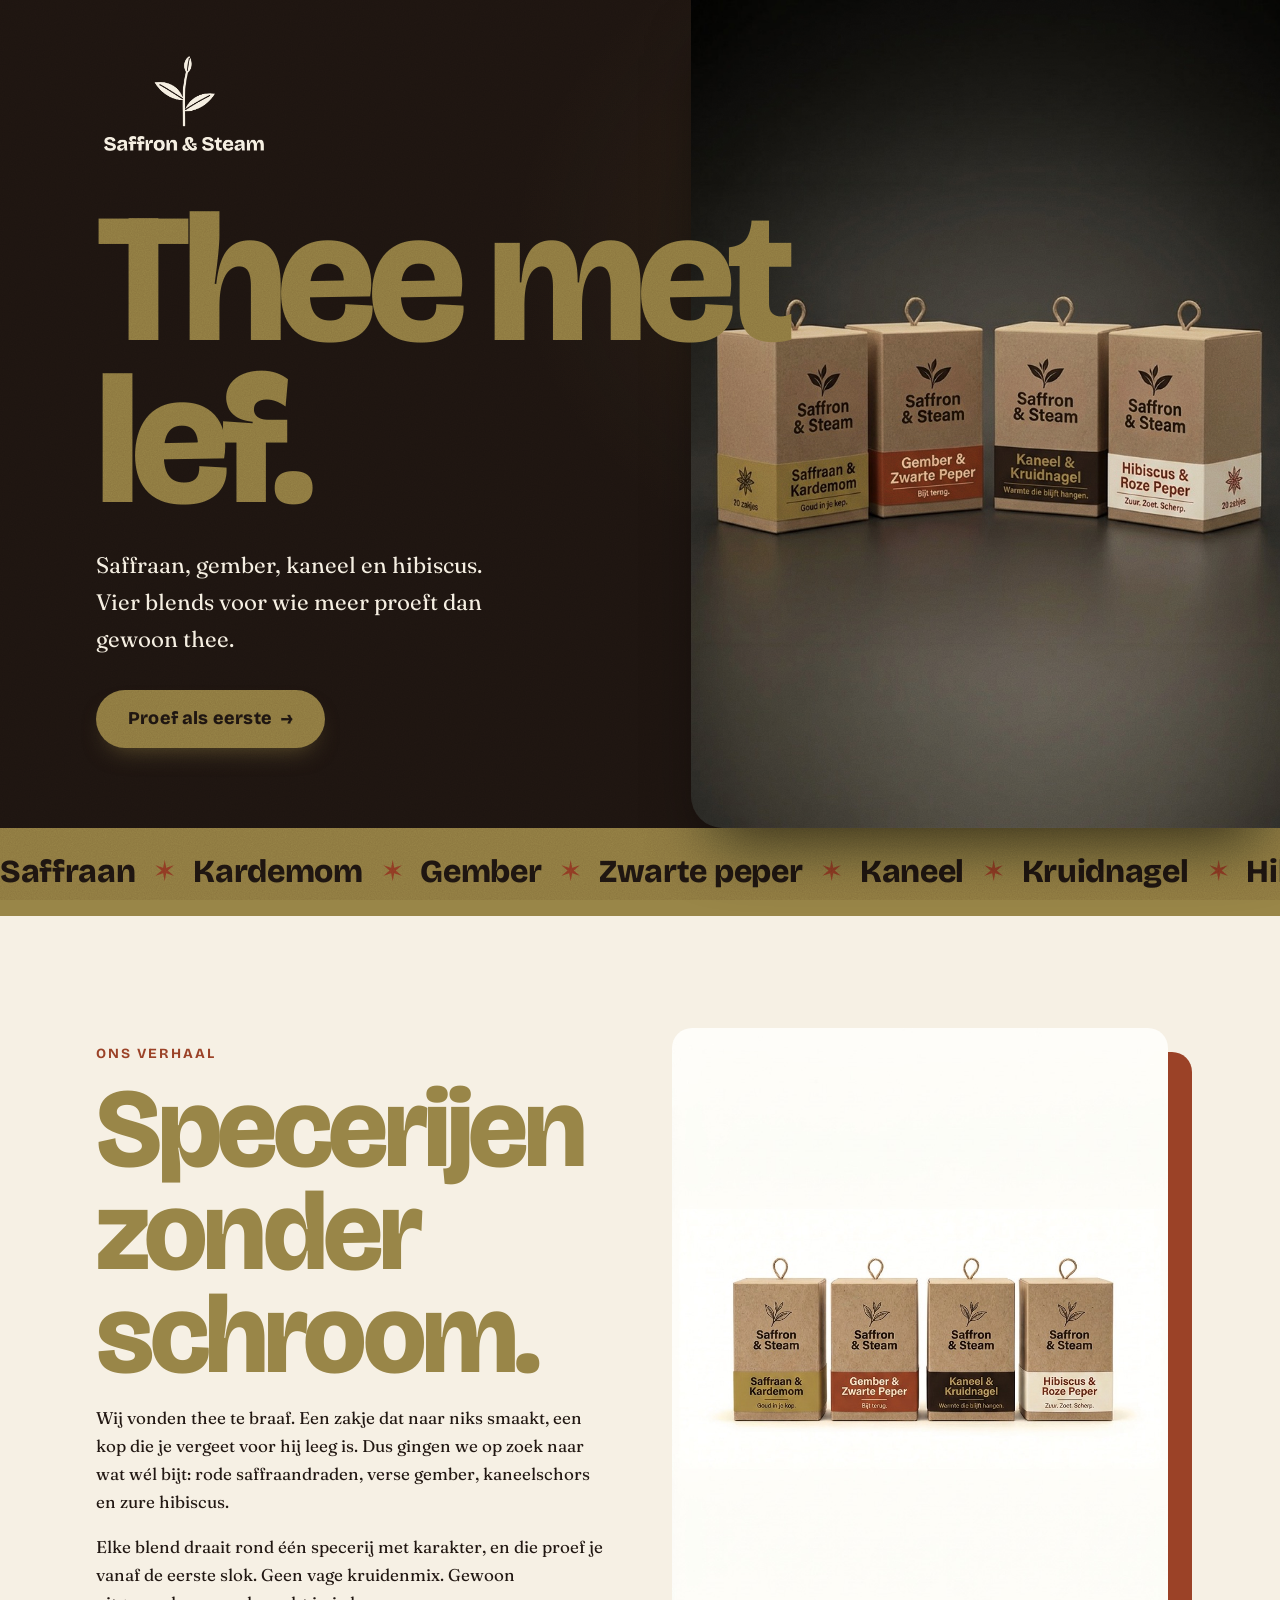
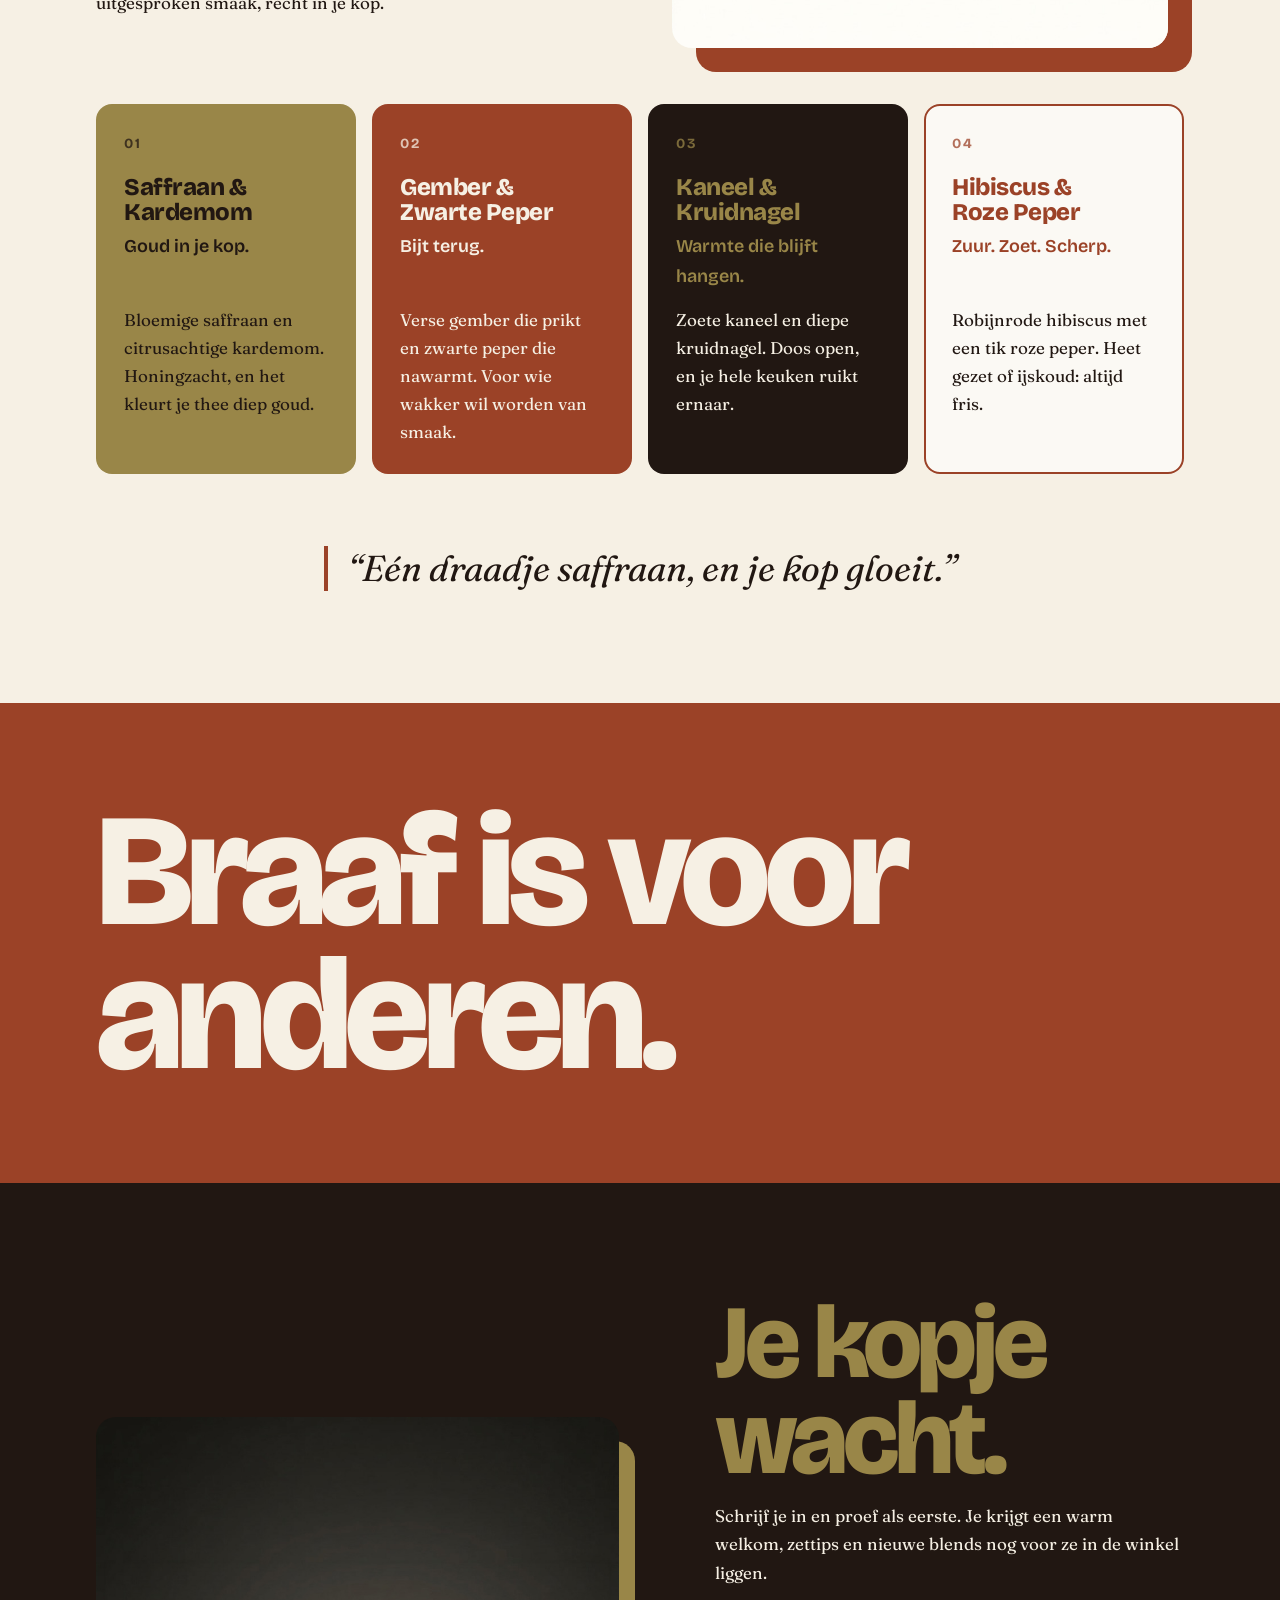
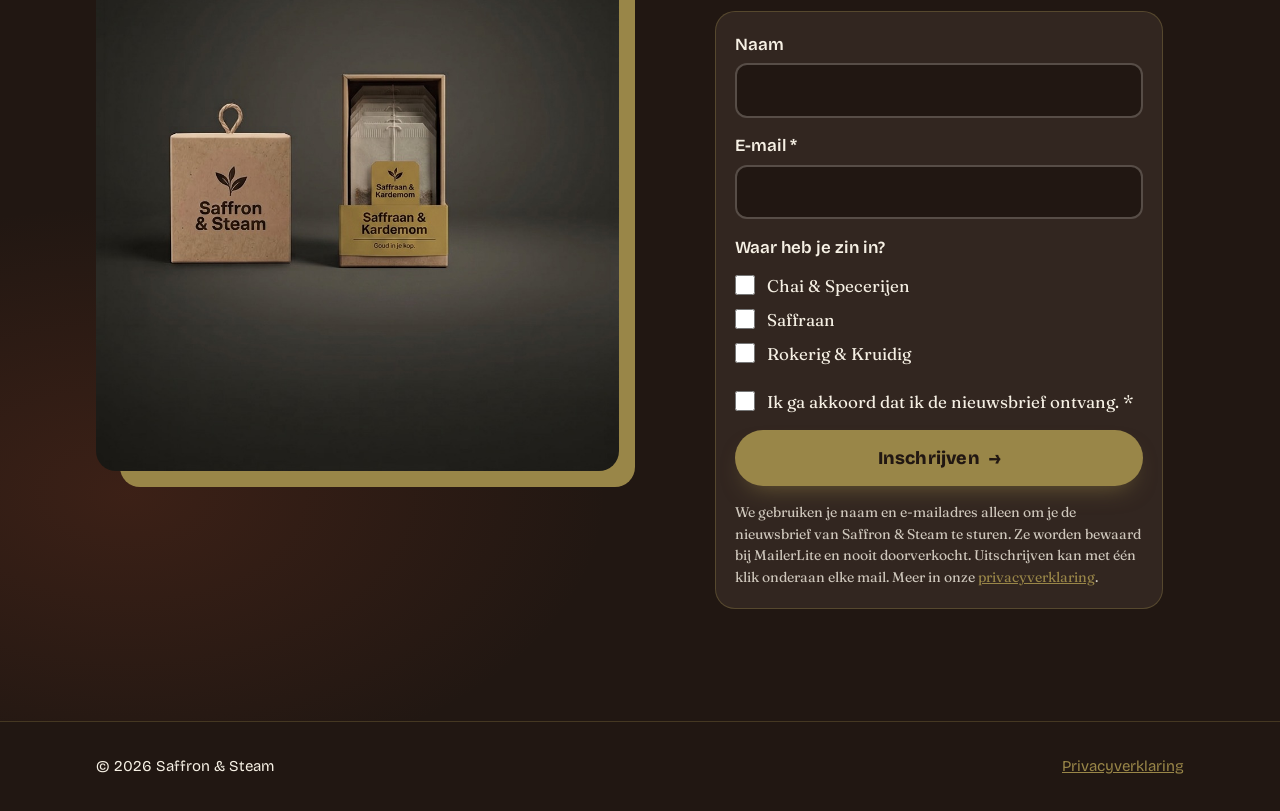
<file: index.html>
<!doctype html>
<html lang="nl">
<head>
  <meta charset="utf-8">
  <meta name="viewport" content="width=device-width, initial-scale=1">
  <title>Saffron &amp; Steam · Thee met lef</title>
  <meta name="description" content="Saffraan, gember, kaneel en hibiscus. Vier gedurfde theeblends voor foodies die meer proeven dan gewoon thee. Schrijf je in en proef als eerste.">
  <meta name="theme-color" content="#211712">
  <link rel="icon" href="favicon.svg" type="image/svg+xml">
  <link rel="preconnect" href="https://fonts.googleapis.com">
  <link rel="preconnect" href="https://fonts.gstatic.com" crossorigin>
  <link href="https://fonts.googleapis.com/css2?family=Bricolage+Grotesque:opsz,wght@12..96,400;12..96,600;12..96,800&family=Fraunces:ital,opsz,wght@0,9..144,400;0,9..144,600;1,9..144,400&display=swap" rel="stylesheet">
  <link rel="stylesheet" href="style.css">
  <script>document.documentElement.classList.add('js');</script>
  <link rel="preload" as="image" href="hero-vier-blends-donker.jpg">
</head>
<body>
  <a class="skip" href="#inschrijven">Ga naar het inschrijfformulier</a>

  <header class="hero">
    <div class="wrap hero__grid">
      <div class="hero__text">
        <span class="logo" role="img" aria-label="Saffron &amp; Steam"></span>
        <div class="steam" aria-hidden="true"><span></span><span></span><span></span></div>
        <h1 class="reveal">Thee met <span class="nowrap">lef.</span></h1>
        <p class="hero__sub reveal">Saffraan, gember, kaneel en hibiscus. Vier blends voor wie meer proeft dan gewoon thee.</p>
        <a class="btn reveal" href="#inschrijven">Proef als eerste</a>
      </div>
      <figure class="hero__img reveal">
        <img src="hero-vier-blends-donker.jpg" width="922" height="1152"
             alt="Vier kraftkartonnen theedozen van Saffron &amp; Steam met gouden, kaneelrode, espresso en crème banden op een donkere achtergrond">
      </figure>
    </div>
  </header>

  <div class="marquee" aria-hidden="true">
    <div class="marquee__track">
      <span>Saffraan</span><span>Kardemom</span><span>Gember</span><span>Zwarte peper</span><span>Kaneel</span><span>Kruidnagel</span><span>Hibiscus</span><span>Roze peper</span>
      <span>Saffraan</span><span>Kardemom</span><span>Gember</span><span>Zwarte peper</span><span>Kaneel</span><span>Kruidnagel</span><span>Hibiscus</span><span>Roze peper</span>
    </div>
  </div>

  <main>
    <section class="story" aria-labelledby="story-title">
      <div class="wrap">
        <div class="story__intro">
          <p class="eyebrow reveal">Ons verhaal</p>
          <h2 id="story-title" class="reveal">Specerijen zonder schroom.</h2>
          <p class="reveal">Wij vonden thee te braaf. Een zakje dat naar niks smaakt, een kop die je vergeet voor hij leeg is. Dus gingen we op zoek naar wat wél bijt: rode saffraandraden, verse gember, kaneelschors en zure hibiscus.</p>
          <p class="reveal">Elke blend draait rond één specerij met karakter, en die proef je vanaf de eerste slok. Geen vage kruidenmix. Gewoon uitgesproken smaak, recht in je kop.</p>
        </div>

        <figure class="story__img reveal">
          <img src="verhaal-vier-blends-licht.jpg" width="922" height="1152" loading="lazy" decoding="async"
               alt="De vier blends naast elkaar op een lichte achtergrond: Saffraan &amp; Kardemom, Gember &amp; Zwarte Peper, Kaneel &amp; Kruidnagel en Hibiscus &amp; Roze Peper">
        </figure>

        <ul class="blends" role="list">
          <li class="blend blend--saffraan reveal">
            <span class="blend__nr" aria-hidden="true">01</span>
            <h3>Saffraan &amp;<br>Kardemom</h3>
            <p class="blend__tag">Goud in je kop.</p>
            <p>Bloemige saffraan en citrusachtige kardemom. Honingzacht, en het kleurt je thee diep goud.</p>
          </li>
          <li class="blend blend--gember reveal">
            <span class="blend__nr" aria-hidden="true">02</span>
            <h3>Gember &amp;<br>Zwarte Peper</h3>
            <p class="blend__tag">Bijt terug.</p>
            <p>Verse gember die prikt en zwarte peper die nawarmt. Voor wie wakker wil worden van smaak.</p>
          </li>
          <li class="blend blend--kaneel reveal">
            <span class="blend__nr" aria-hidden="true">03</span>
            <h3>Kaneel &amp;<br>Kruidnagel</h3>
            <p class="blend__tag">Warmte die blijft hangen.</p>
            <p>Zoete kaneel en diepe kruidnagel. Doos open, en je hele keuken ruikt ernaar.</p>
          </li>
          <li class="blend blend--hibiscus reveal">
            <span class="blend__nr" aria-hidden="true">04</span>
            <h3>Hibiscus &amp;<br>Roze Peper</h3>
            <p class="blend__tag">Zuur. Zoet. Scherp.</p>
            <p>Robijnrode hibiscus met een tik roze peper. Heet gezet of ijskoud: altijd fris.</p>
          </li>
        </ul>

        <blockquote class="quote reveal">
          <p>“Eén draadje saffraan, en je kop gloeit.”</p>
        </blockquote>
      </div>
    </section>

    <section class="statement" aria-label="Ons motto">
      <div class="wrap">
        <p class="statement__text reveal">Braaf is voor anderen.</p>
      </div>
    </section>

    <section class="cta" id="inschrijven" aria-labelledby="cta-title" tabindex="-1">
      <div class="wrap cta__grid">
        <figure class="cta__img reveal">
          <img src="cta-saffraan-kardemom.jpg" width="922" height="1152" loading="lazy" decoding="async"
               alt="Een gesloten doos Saffron &amp; Steam naast een open doos Saffraan &amp; Kardemom vol theezakjes">
        </figure>

        <div class="cta__form">
          <h2 id="cta-title" class="reveal">Je kopje wacht.</h2>
          <p class="cta__lead reveal">Schrijf je in en proef als eerste. Je krijgt een warm welkom, zettips en nieuwe blends nog voor ze in de winkel liggen.</p>

          <!-- MailerLite-formulier "Newsletter sign up" (account 2770993, form 203288467959973253) -->
          <div class="ml-embedded" id="ml-form">
            <form class="ml-block-form" action="https://assets.mailerlite.com/jsonp/2770993/forms/203288467959973253/subscribe" method="post" target="_blank" novalidate>
              <div class="field">
                <label for="ml-name">Naam</label>
                <input id="ml-name" type="text" name="fields[name]" autocomplete="given-name">
              </div>
              <div class="field">
                <label for="ml-email">E-mail <span aria-hidden="true">*</span></label>
                <input id="ml-email" type="email" name="fields[email]" autocomplete="email" required aria-required="true" aria-describedby="ml-email-err">
                <p class="field__err" id="ml-email-err" hidden>Vul een geldig e-mailadres in.</p>
              </div>
              <fieldset class="field field--checks">
                <legend>Waar heb je zin in?</legend>
                <label class="check"><input type="checkbox" name="fields[interesses][]" value="Chai &amp; Specerijen"> <span>Chai &amp; Specerijen</span></label>
                <label class="check"><input type="checkbox" name="fields[interesses][]" value="Saffraan"> <span>Saffraan</span></label>
                <label class="check"><input type="checkbox" name="fields[interesses][]" value="Rokerig &amp; Kruidig"> <span>Rokerig &amp; Kruidig</span></label>
              </fieldset>
              <div class="field field--optin">
                <label class="check">
                  <input id="ml-optin" type="checkbox" required aria-required="true" aria-describedby="ml-optin-err">
                  <span>Ik ga akkoord dat ik de nieuwsbrief ontvang. <span aria-hidden="true">*</span></span>
                </label>
                <p class="field__err" id="ml-optin-err" hidden>Vink dit aan om je in te schrijven.</p>
              </div>
              <input type="hidden" name="ml-submit" value="1">
              <input type="hidden" name="anticsrf" value="true">
              <button type="submit" class="btn btn--full">Inschrijven</button>
              <p class="gdpr">We gebruiken je naam en e-mailadres alleen om je de nieuwsbrief van Saffron &amp; Steam te sturen. Ze worden bewaard bij MailerLite en nooit doorverkocht. Uitschrijven kan met één klik onderaan elke mail. Meer in onze <a href="privacy.html">privacyverklaring</a>.</p>
            </form>
            <div class="ml-success" role="status" hidden>
              <h3>Welkom aan tafel.</h3>
              <p>Check je inbox: je eerste mail is onderweg.</p>
            </div>
            <p class="ml-error" role="alert" hidden>Er ging iets mis. Probeer het zo meteen opnieuw.</p>
          </div>
        </div>
      </div>
    </section>
  </main>

  <footer class="footer">
    <div class="wrap footer__row">
      <p>© 2026 Saffron &amp; Steam</p>
      <a href="privacy.html">Privacyverklaring</a>
    </div>
  </footer>

  <script src="script.js" defer></script>
</body>
</html>
</file>
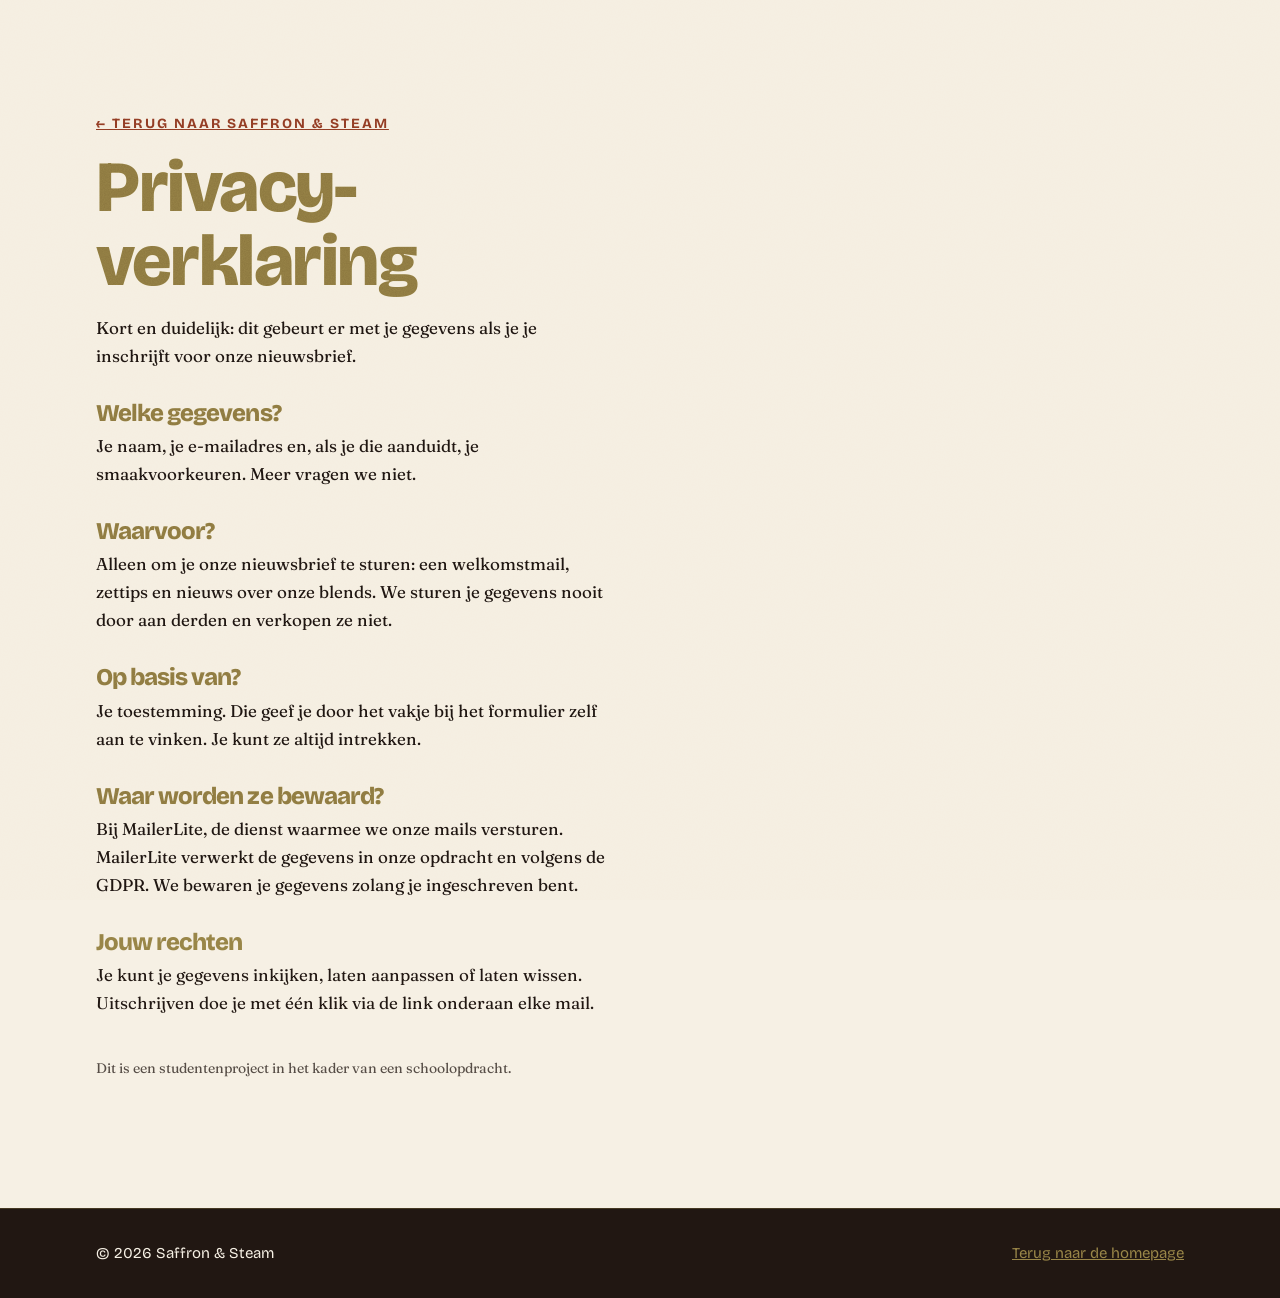
<file: privacy.html>
<!doctype html>
<html lang="nl">
<head>
  <meta charset="utf-8">
  <meta name="viewport" content="width=device-width, initial-scale=1">
  <title>Privacyverklaring · Saffron &amp; Steam</title>
  <meta name="description" content="Hoe Saffron &amp; Steam omgaat met je naam en e-mailadres als je je inschrijft voor de nieuwsbrief.">
  <meta name="theme-color" content="#211712">
  <link rel="icon" href="favicon.svg" type="image/svg+xml">
  <link rel="preconnect" href="https://fonts.googleapis.com">
  <link rel="preconnect" href="https://fonts.gstatic.com" crossorigin>
  <link href="https://fonts.googleapis.com/css2?family=Bricolage+Grotesque:opsz,wght@12..96,400;12..96,600;12..96,800&family=Fraunces:ital,opsz,wght@0,9..144,400;0,9..144,600;1,9..144,400&display=swap" rel="stylesheet">
  <link rel="stylesheet" href="style.css">
</head>
<body>
  <main class="story privacy">
    <div class="wrap">
      <article>
        <p class="eyebrow"><a href="index.html">← Terug naar Saffron &amp; Steam</a></p>
        <h1>Privacy&shy;verklaring</h1>
        <p>Kort en duidelijk: dit gebeurt er met je gegevens als je je inschrijft voor onze nieuwsbrief.</p>

        <h2>Welke gegevens?</h2>
        <p>Je naam, je e-mailadres en, als je die aanduidt, je smaakvoorkeuren. Meer vragen we niet.</p>

        <h2>Waarvoor?</h2>
        <p>Alleen om je onze nieuwsbrief te sturen: een welkomstmail, zettips en nieuws over onze blends. We sturen je gegevens nooit door aan derden en verkopen ze niet.</p>

        <h2>Op basis van?</h2>
        <p>Je toestemming. Die geef je door het vakje bij het formulier zelf aan te vinken. Je kunt ze altijd intrekken.</p>

        <h2>Waar worden ze bewaard?</h2>
        <p>Bij MailerLite, de dienst waarmee we onze mails versturen. MailerLite verwerkt de gegevens in onze opdracht en volgens de GDPR. We bewaren je gegevens zolang je ingeschreven bent.</p>

        <h2>Jouw rechten</h2>
        <p>Je kunt je gegevens inkijken, laten aanpassen of laten wissen. Uitschrijven doe je met één klik via de link onderaan elke mail.</p>

        <p class="privacy__note">Dit is een studentenproject in het kader van een schoolopdracht.</p>
      </article>
    </div>
  </main>
  <footer class="footer">
    <div class="wrap footer__row">
      <p>© 2026 Saffron &amp; Steam</p>
      <a href="index.html">Terug naar de homepage</a>
    </div>
  </footer>
</body>
</html>
</file>
<file: style.css>
/* Saffron & Steam – landingspagina
   Kleuren uit scopedocument.md; Bricolage Grotesque voor koppen, Fraunces voor lopende tekst. */

:root {
  --goud: hsl(46, 36%, 44%);      /* hoofdkleur */
  --espresso: hsl(22, 30%, 10%);  /* donkere achtergrond */
  --creme: hsl(40, 50%, 93%);     /* lichte achtergrond */
  --kaneel: hsl(14, 60%, 38%);    /* accent: knoppen, links */
  --goud-licht: hsl(46, 45%, 54%);   /* hover van de knop */
  --espresso-zacht: hsl(22, 22%, 16%);

  --font-kop: "Bricolage Grotesque", "Helvetica Neue", Arial, sans-serif;
  --font-tekst: "Fraunces", Georgia, serif;

  --focus: var(--goud);
  --gutter: 1.25rem;
  --max: 72rem;
}

*,
*::before,
*::after { box-sizing: border-box; }

html { scroll-behavior: smooth; }

body {
  margin: 0;
  background: var(--espresso);
  color: var(--creme);
  font-family: var(--font-tekst);
  font-size: 1.0625rem;
  line-height: 1.65;
  -webkit-font-smoothing: antialiased;
}

img { display: block; max-width: 100%; height: auto; }
figure { margin: 0; }

h1, h2, h3 {
  font-family: var(--font-kop);
  font-weight: 800;
  line-height: 1.02;
  letter-spacing: -0.02em;
  margin: 0 0 1rem;
}

a { color: inherit; }

:focus-visible {
  outline: 3px solid var(--focus);
  outline-offset: 3px;
  border-radius: 2px;
}

.wrap {
  width: 100%;
  max-width: var(--max);
  margin: 0 auto;
  padding: 0 var(--gutter);
}

.skip {
  position: absolute;
  left: var(--gutter);
  top: -4rem;
  z-index: 10;
  padding: .75rem 1rem;
  background: var(--creme);
  color: var(--espresso);
  font-family: var(--font-kop);
  font-weight: 600;
}
.skip:focus { top: 1rem; }

/* Knop: hoofdkleur met Espresso-tekst (contrast 4,86:1; bij hover 7,31:1) */
.btn {
  display: inline-flex;
  align-items: center;
  justify-content: center;
  gap: .6rem;
  min-height: 3.5rem;
  padding: .9rem 2rem;
  border: 0;
  border-radius: 999px;
  background: var(--goud);
  color: var(--espresso);
  font-family: var(--font-kop);
  font-size: 1.125rem;
  font-weight: 800;
  letter-spacing: .01em;
  text-decoration: none;
  cursor: pointer;
  box-shadow: 0 .75rem 1.5rem -.75rem hsla(46, 36%, 44%, .6);
  transition: background-color .25s ease, transform .25s ease, box-shadow .25s ease;
}
.btn::after { content: "→"; transition: transform .25s ease; }
.btn:hover {
  background: var(--goud-licht);
  transform: translateY(-2px);
  box-shadow: 0 1rem 2rem -.75rem hsla(46, 36%, 44%, .8);
}
.btn:hover::after { transform: translateX(.25rem); }
.btn:focus-visible {
  outline: 3px solid var(--creme);
  outline-offset: 4px;
}
.btn:disabled { opacity: .7; cursor: wait; transform: none; }
.btn--full { width: 100%; }

/* ---------- Hero ---------- */
.hero {
  position: relative;
  z-index: 2;
  padding: 2.5rem 0 0;
  background:
    radial-gradient(60rem 40rem at 85% 30%, hsla(46, 36%, 44%, .18), transparent 60%),
    var(--espresso);
}

.hero__grid {
  display: grid;
  gap: 2.5rem;
  align-items: center;
}

.logo {
  display: block;
  width: 9.5rem;
  aspect-ratio: 1308 / 826;
  margin-bottom: 2.5rem;
  background: var(--creme);
  -webkit-mask: url("logo.png") center / contain no-repeat;
          mask: url("logo.png") center / contain no-repeat;
}

.hero__text { position: relative; }

.hero h1 {
  color: var(--goud);
  font-size: clamp(4rem, 19vw, 11.5rem);
  line-height: .88;
  letter-spacing: -.045em;
  margin-bottom: 1.5rem;
}
.nowrap { white-space: nowrap; }

.hero__sub {
  max-width: 30rem;
  margin: 0 0 2rem;
  font-size: clamp(1.15rem, 3.6vw, 1.4rem);
}

.hero__text { z-index: 2; }

.hero__img {
  position: relative;
  z-index: 1;
  margin: 0 calc(-1 * var(--gutter));
}
.hero__img img {
  width: 100%;
  aspect-ratio: 4 / 5;
  object-fit: cover;
  box-shadow: 0 2rem 4rem -1.5rem rgba(0, 0, 0, .7);
}

/* Stoom: drie zachte slierten die boven de kop opstijgen */
.steam {
  position: absolute;
  left: .5rem;
  top: 7.5rem;
  display: flex;
  gap: 1.1rem;
  pointer-events: none;
}
.steam span {
  width: .5rem;
  height: 4.5rem;
  border-radius: 50%;
  background: linear-gradient(to top, hsla(40, 50%, 93%, .35), transparent);
  filter: blur(6px);
  opacity: 0;
  animation: steam 5s ease-in-out infinite;
}
.steam span:nth-child(2) { animation-delay: 1.6s; height: 5.5rem; }
.steam span:nth-child(3) { animation-delay: 3.2s; }

@keyframes steam {
  0%   { opacity: 0; transform: translateY(1.5rem) scaleX(1); }
  30%  { opacity: .9; }
  100% { opacity: 0; transform: translateY(-3.5rem) translateX(.6rem) scaleX(2.2); }
}

/* ---------- Verhaal ---------- */
.story {
  --focus: var(--kaneel);
  padding: 4.5rem 0;
  background: var(--creme);
  color: var(--espresso);
}

.story .wrap {
  display: grid;
  gap: 2.5rem;
}

.eyebrow {
  margin: 0 0 .75rem;
  color: var(--kaneel);
  font-family: var(--font-kop);
  font-size: .875rem;
  font-weight: 700;
  letter-spacing: .14em;
  text-transform: uppercase;
}

.story h2 {
  color: var(--goud); /* goud op crème: alleen voor grote koppen */
  font-size: clamp(3.25rem, 12vw, 7rem);
  line-height: .92;
  letter-spacing: -.04em;
}

.story__intro p:not(.eyebrow) { max-width: 36rem; }

.story__img { margin-right: 1rem; }
.story__img img {
  width: 100%;
  border-radius: 1.25rem;
  box-shadow: 1rem 1rem 0 var(--kaneel);
}

.blends {
  display: grid;
  grid-template-columns: 1fr;
  grid-auto-rows: auto;
  gap: 1rem;
  margin: 0;
  padding: 0;
  list-style: none;
}

/* Elke kaart beslaat vier rijen van de grid: nummer, titel, tagline, tekst.
   Via subgrid lopen die rijen in alle kaarten op dezelfde lijnen. */
.blend {
  display: grid;
  grid-row: span 4;
  grid-template-rows: subgrid;
  row-gap: 0;
  align-content: start;
  padding: 1.75rem;
  border-radius: 1rem;
}
.blend__nr {
  margin-bottom: 1.25rem;
  font-family: var(--font-kop);
  font-size: .875rem;
  font-weight: 700;
  letter-spacing: .14em;
  opacity: .75;
}
.blend h3 { font-size: 1.5rem; margin: 0 0 .5rem; }
.blend p { margin: 0; }
.blend .blend__tag {
  margin-bottom: .9rem;
  font-family: var(--font-kop);
  font-weight: 600;
  font-size: 1.125rem;
}

.blend--saffraan { background: var(--goud); color: var(--espresso); }
.blend--gember   { background: var(--kaneel); color: var(--creme); }
.blend--kaneel   { background: var(--espresso); color: var(--creme); }
.blend--kaneel h3,
.blend--kaneel .blend__tag,
.blend--kaneel .blend__nr { color: var(--goud); }
.blend--hibiscus {
  background: hsl(40, 50%, 97%);
  color: var(--espresso);
  box-shadow: inset 0 0 0 2px var(--kaneel);
}
.blend--hibiscus h3,
.blend--hibiscus .blend__tag,
.blend--hibiscus .blend__nr { color: var(--kaneel); }

.quote {
  margin: 1rem 0 0;
  padding-left: 1.25rem;
  border-left: 4px solid var(--kaneel);
}
.quote p {
  margin: 0;
  font-size: clamp(1.5rem, 5vw, 2.25rem);
  font-style: italic;
  line-height: 1.25;
}

/* ---------- CTA ---------- */
.cta {
  padding: 4.5rem 0;
  background:
    radial-gradient(50rem 30rem at 10% 80%, hsla(14, 60%, 38%, .22), transparent 60%),
    var(--espresso);
}
.cta:focus { outline: none; }

.cta__grid {
  display: grid;
  gap: 2.5rem;
  align-items: center;
}

.cta__img { position: relative; margin: 0 1rem 1rem 0; }
.cta__img::before {
  content: "";
  position: absolute;
  inset: 1.5rem -1rem -1rem 1.5rem;
  border-radius: 1.25rem;
  background: var(--goud);
}
.cta__img img {
  position: relative;
  width: 100%;
  border-radius: 1.25rem;
}

.cta h2 {
  color: var(--goud);
  font-size: clamp(3.25rem, 12vw, 6.5rem);
  line-height: .92;
  letter-spacing: -.04em;
}
.cta__lead { max-width: 32rem; margin: 0 0 1.5rem; }

/* MailerLite-formulier in huisstijl */
.ml-embedded {
  max-width: 28rem;
  padding: 1.25rem;
  border-radius: 1.25rem;
  background: var(--espresso-zacht);
  box-shadow: inset 0 0 0 1px hsla(46, 36%, 44%, .35);
}

.field { margin: 0 0 .9rem; border: 0; padding: 0; }
.field > label:not(.check),
.field legend {
  display: block;
  margin-bottom: .3rem;
  padding: 0;
  font-family: var(--font-kop);
  font-weight: 600;
}

.field input[type="text"],
.field input[type="email"] {
  width: 100%;
  padding: .7rem .9rem;
  border: 2px solid hsla(40, 50%, 93%, .25);
  border-radius: .75rem;
  background: var(--espresso);
  color: var(--creme);
  font: inherit;
  transition: border-color .2s ease;
}
.field input:hover { border-color: hsla(40, 50%, 93%, .5); }
.field input:focus-visible { border-color: var(--goud); outline-offset: 1px; }
.field input[aria-invalid="true"] { border-color: hsl(14, 70%, 60%); }

.check {
  display: flex;
  gap: .75rem;
  align-items: flex-start;
  margin: .35rem 0;
  cursor: pointer;
}
.check input {
  flex: none;
  width: 1.25rem;
  height: 1.25rem;
  margin: .2rem 0 0;
  accent-color: var(--kaneel);
}

.field__err,
.ml-error {
  margin: .4rem 0 0;
  color: hsl(14, 80%, 72%);
  font-family: var(--font-kop);
  font-size: .9375rem;
}

.gdpr {
  margin: 1rem 0 0;
  font-size: .875rem;
  line-height: 1.55;
  color: hsla(40, 50%, 93%, .8);
}
.gdpr a { color: var(--goud); }

.ml-success h3 { color: var(--goud); font-size: 2rem; }
.ml-success p { margin: 0; }

/* ---------- Privacyverklaring ---------- */
.privacy { min-height: 80vh; }
.privacy article { max-width: 40rem; }
.privacy h1 { color: var(--goud); font-size: clamp(2.6rem, 9vw, 4.5rem); }
.privacy h2 { font-size: 1.5rem; margin: 2rem 0 .5rem; }
.privacy p { margin: 0 0 1rem; }
.privacy a { color: var(--kaneel); }
.privacy__note { margin-top: 2.5rem !important; font-size: .875rem; opacity: .75; }

/* ---------- Lopende band met specerijen ---------- */
.marquee {
  position: relative;
  z-index: 1;
  overflow: hidden;
  padding: 1.1rem 0;
  background: var(--goud);
  color: var(--espresso);
  font-family: var(--font-kop);
  font-size: clamp(1.25rem, 4vw, 2rem);
  font-weight: 800;
  letter-spacing: -.01em;
  white-space: nowrap;
}
.marquee__track {
  display: inline-flex;
  animation: marquee 40s linear infinite;
}
.marquee span { display: inline-flex; align-items: center; }
.marquee span::after {
  content: "✶";
  margin: 0 1.25rem;
  color: var(--kaneel);
  font-size: .7em;
}
@keyframes marquee {
  to { transform: translateX(-50%); }
}

/* ---------- Zin over de volle breedte ---------- */
.statement {
  padding: 4rem 0;
  background: var(--kaneel);
  color: var(--creme);
  overflow: hidden;
}
.statement__text {
  margin: 0;
  font-family: var(--font-kop);
  font-size: clamp(3rem, 14vw, 10rem);
  font-weight: 800;
  line-height: .9;
  letter-spacing: -.045em;
}

/* ---------- Papierkorrel ---------- */
body::after {
  content: "";
  position: fixed;
  inset: 0;
  z-index: 50;
  pointer-events: none;
  opacity: .14;
  mix-blend-mode: overlay;
  background-image: url("data:image/svg+xml,%3Csvg xmlns='http://www.w3.org/2000/svg' width='180' height='180'%3E%3Cfilter id='n'%3E%3CfeTurbulence type='fractalNoise' baseFrequency='.85' numOctaves='3' stitchTiles='stitch'/%3E%3CfeColorMatrix values='0 0 0 0 0  0 0 0 0 0  0 0 0 0 0  0 0 0 1 0'/%3E%3C/filter%3E%3Crect width='100%25' height='100%25' filter='url(%23n)'/%3E%3C/svg%3E");
}

/* ---------- Footer ---------- */
.footer {
  padding: 2rem 0;
  border-top: 1px solid hsla(46, 36%, 44%, .3);
  font-family: var(--font-kop);
  font-size: .9375rem;
}
.footer__row {
  display: flex;
  flex-wrap: wrap;
  gap: .5rem 2rem;
  justify-content: space-between;
}
.footer p { margin: 0; }
.footer a { color: var(--goud); }

/* ---------- Infaden ---------- */
.js .reveal {
  opacity: 0;
  transform: translateY(1.25rem);
  transition: opacity .9s ease, transform .9s ease;
}
.js .reveal.is-visible { opacity: 1; transform: none; }

/* ---------- Tablet ---------- */
@media (min-width: 48rem) {
  :root { --gutter: 2rem; }

  .blends { grid-template-columns: repeat(2, 1fr); }
}

/* ---------- Desktop ---------- */
@media (min-width: 64rem) {
  .hero { padding: 3rem 0 5rem; min-height: 46rem; }
  .hero__grid { grid-template-columns: 1fr; }
  .hero__text { max-width: 54%; }
  .hero__sub { max-width: 26rem; }
  .hero__img {
    position: absolute;
    top: 0;
    right: 0;
    bottom: 0;
    width: 46vw;
    margin: 0;
  }
  .hero__img img {
    height: 100%;
    aspect-ratio: auto;
    border-radius: 0 0 0 2rem;
  }
  .hero h1 { width: 140%; } /* kop loopt over de foto heen */
  .logo { width: 11rem; }
  .steam { top: 9rem; }

  .story { padding: 7rem 0; }
  .story .wrap {
    grid-template-columns: 1fr 1fr;
    column-gap: 4rem;
    row-gap: 3.5rem;
    align-items: center;
  }
  .blends { grid-column: 1 / -1; grid-template-columns: repeat(4, 1fr); }
  .quote { grid-column: 1 / -1; justify-self: center; max-width: 40rem; }

  .cta { padding: 7rem 0; }
  .cta__grid { grid-template-columns: 1.15fr 1fr; gap: 5rem; align-items: center; }
  .story__img img { box-shadow: 1.5rem 1.5rem 0 var(--kaneel); }
  .statement { padding: 6rem 0; }
}

/* ---------- Minder beweging ---------- */
@media (prefers-reduced-motion: reduce) {
  html { scroll-behavior: auto; }
  .steam { display: none; }
  .marquee__track { animation: none; }
  .js .reveal { opacity: 1; transform: none; transition: none; }
  .btn { transition: none; }
  .btn:hover { transform: none; }
}
</file>
